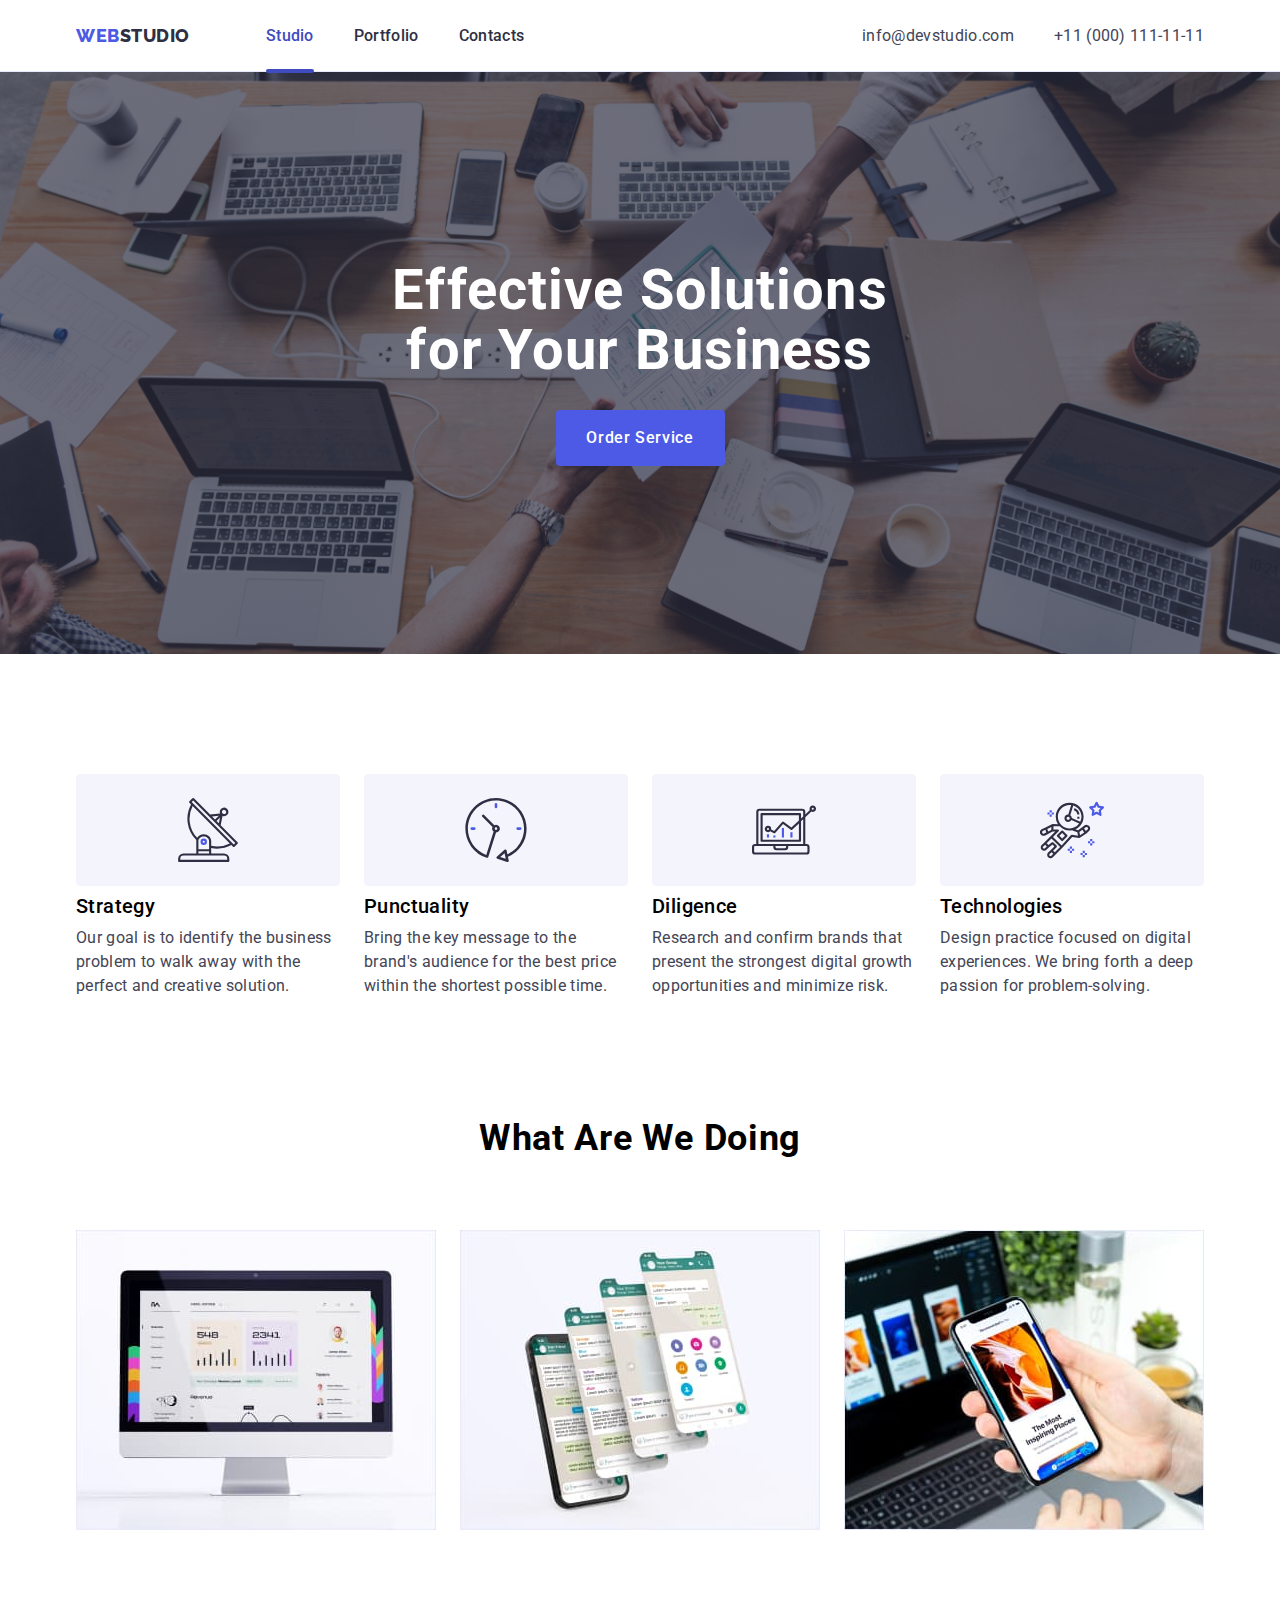
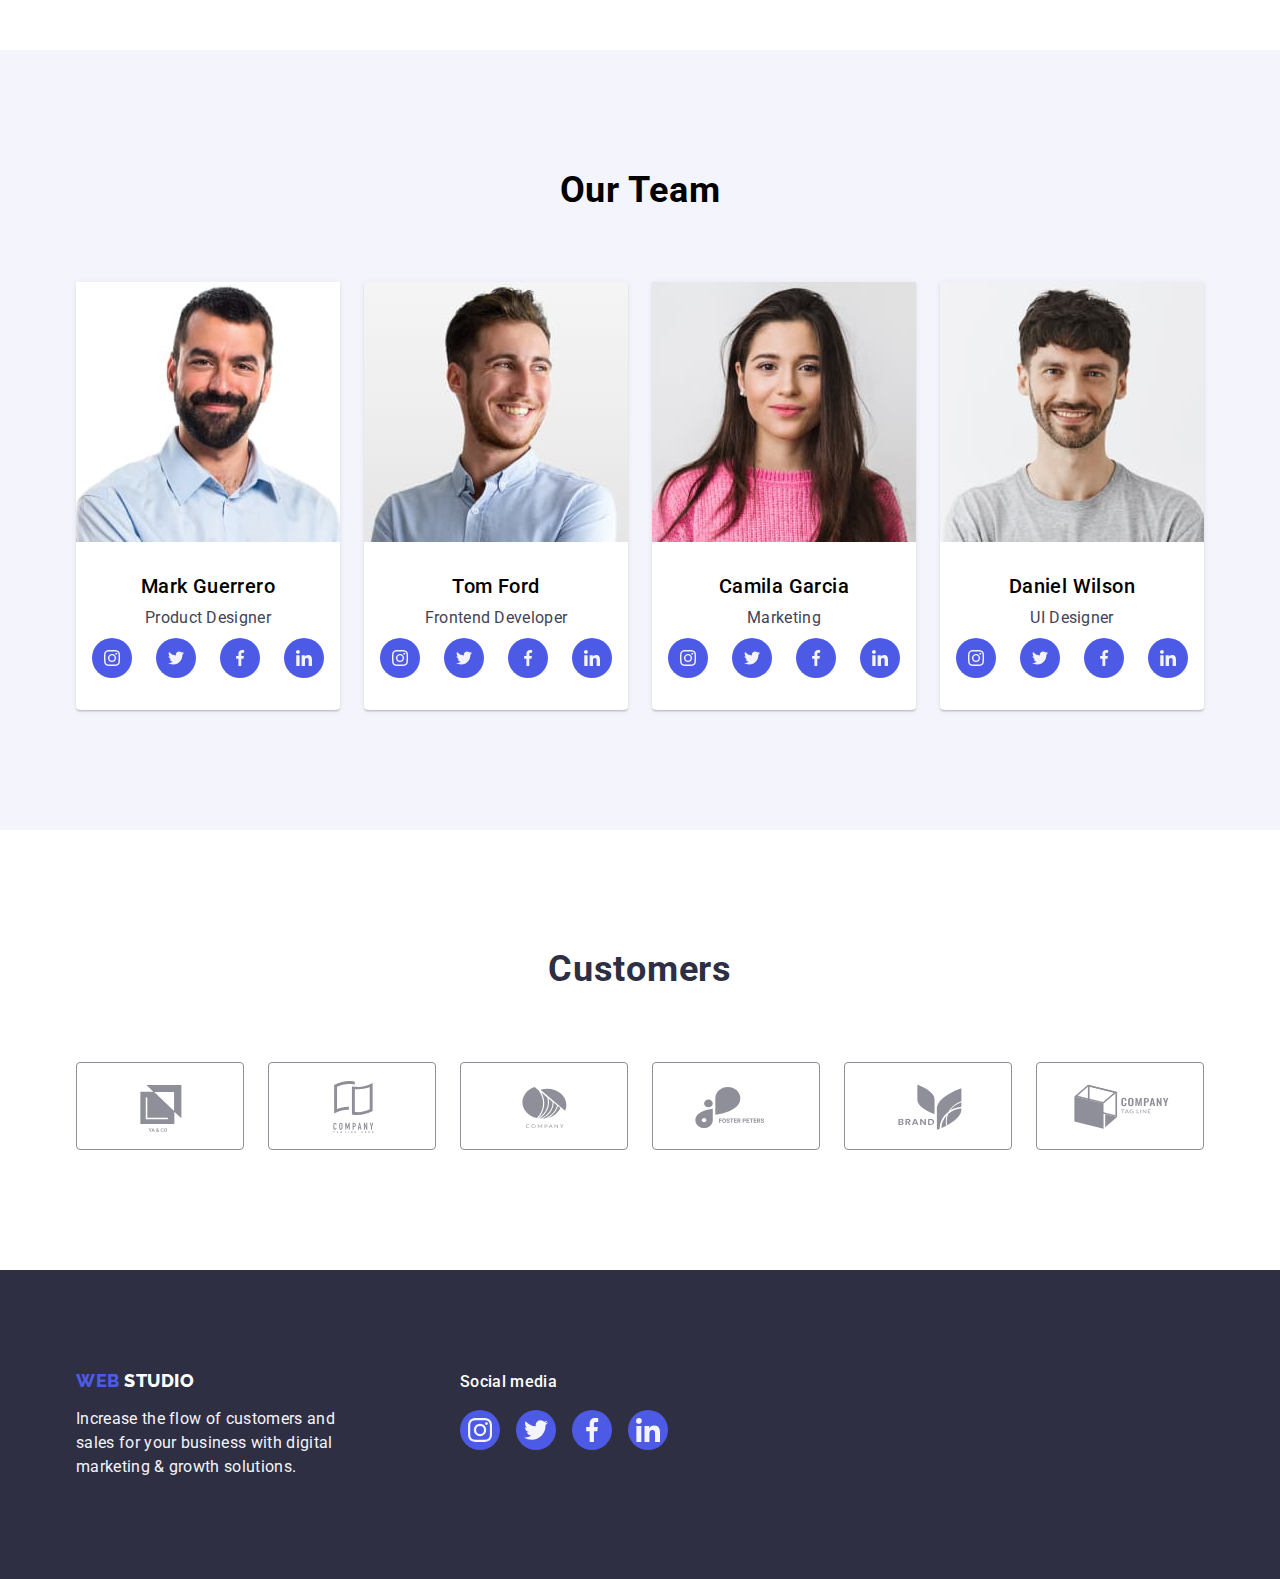
<file: index.html>
<!DOCTYPE html>
<html lang="en">
  <head>
    <meta charset="UTF-8" />
    <meta http-equiv="X-UA-Compatible" content="IE=edge" />
    <meta name="viewport" content="width=device-width, initial-scale=1.0" />
    <title>Studio</title>

    <link
      href="https://fonts.googleapis.com/css2?family=Raleway:wght@800&family=Roboto:wght@400;500;700&display=swap" 
      rel="stylesheet"
    />
    <link
      rel="stylesheet"
      href="https://cdnjs.cloudflare.com/ajax/libs/modern-normalize/1.1.0/modern-normalize.min.css"
    />
    <link rel="stylesheet" href="./css/styles.css" />
  </head>
  <body>
    <header class="page-header">
      <div class="container-header container">
        <nav class="navigation">
          <a href="./index.html" class="site-logo"><span class="logo-part">WEB</span>STUDIO</a>
          <ul class="ul-nav">
            <li class="li-nav"><a href="./index.html" class="site-nav current">Studio</a></li>
            <li class="li-nav"><a href="./portfolio.html" class="site-nav ">Portfolio</a></li>
            <li class="li-nav"><a href="" class="site-nav ">Contacts</a></li>
          </ul>
        </nav>
        <address>
          <ul class="ul-cont">
            <li>
              <a href="mailto:info@devstudio.com" class="contacts">info@devstudio.com</a>
            </li>
            <li>
              <a href="tel:+380961111111" class="contacts">+11 (000) 111-11-11</a>
            </li>
          </ul>
        </address>
      </div>
    </header>
    <main>
      <section class="hero section">
        <div class="container">
          <h1 class="hero-title">Effective Solutions <br> for Your Business</h1>
          <button type="button" class="button" data-modal-open>Order Service</button>
        </div>
      </section>
      <section class="features section">
        <div class="container">
          <h2 class="visually-hidden">Features</h2>
          <ul class="features-ul">
            <li class="feat-ul">
              <div class="feat-icons">
                <svg class="feat-icon" width="64" height="64">
                  <use href="./images/icons.svg#icon-antenna"></use>
                </svg>
              </div>
              <h3 class="features-title">Strategy</h3>
              <p class="features-text">
                Our goal is to identify the business problem to walk away with the perfect and
                creative solution.
              </p>
            </li>
            <li class="feat-ul">
              <div class="feat-icons">
                <svg class="feat-icon" width="64" height="64">
                  <use href="./images/icons.svg#icon-clock"></use>
                </svg>
              </div>
              <h3 class="features-title">Punctuality</h3>
              <p class="features-text">
                Bring the key message to the brand's audience for the best price within the shortest
                possible time.
              </p>
            </li>
            <li class="feat-ul">
              <div class="feat-icons">
                <svg class="feat-icon" width="64" height="64">
                  <use href="./images/icons.svg#icon-diagram"></use>
                </svg>
              </div>
              <h3 class="features-title">Diligence</h3>
              <p class="features-text">
                Research and confirm brands that present the strongest digital growth opportunities
                and minimize risk.
              </p>
            </li>
            <li class="feat-ul">
              <div class="feat-icons">
                <svg class="feat-icon" width="64" height="64">
                  <use href="./images/icons.svg#icon-astronaut"></use>
                </svg>
              </div>
              <h3 class="features-title">Technologies</h3>
              <p class="features-text">
                Design practice focused on digital experiences. We bring forth a deep passion for
                problem-solving.
              </p>
            </li>
          </ul>
        </div>
      </section>
      <section class="work section">
        <div class="container">
          <h2 class="work-title">What Are We Doing</h2>
          <ul class="works">
            <li class="work-ul">
              <img src="images/i1.jpg" alt="imac" width="360" height="300" />
            </li>
            <li class="work-ul">
              <img src="images/i2.jpg" alt="iphone" width="360" height="300" />
            </li>
            <li class="work-ul">
              <img src="images/i3.jpg" alt="macbook" width="360" height="300" />
            </li>
          </ul>
        </div>
      </section>
      <section class="team section">
        <div class="container">
          <h2 class="team-title">Our Team</h2>
          <ul class="team-participant">
            <li class="team-ul">
              <img src="images/t1.jpg" alt="Mark" width="264" height="260" />
              <div class="team-div">
                <h3 class="team-name">Mark Guerrero</h3>
                <p class="team-post">Product Designer</p>
                <ul class="team-soc-icons">
                  <li class="team-soc-icon">
                    <a class="team-soc-link" href="" aria-label="instagram" target="_blank" rel="noopener noreferrer">
                      <svg class="team-icon" width="16" height="16">
                        <use href="./images/icons.svg#icon-instagram"></use>
                      </svg>
                    </a>
                  </li>
                  <li class="team-soc-icon">
                    <a class="team-soc-link" href="" aria-label="twitter" target="_blank" rel="noopener noreferrer">
                      <svg class="team-icon" width="16" height="16">
                        <use href="./images/icons.svg#icon-twitter"></use>
                      </svg>
                    </a>
                  </li>
                  <li class="team-soc-icon">
                    <a class="team-soc-link" href="" aria-label="facebook" target="_blank" rel="noopener noreferrer">
                      <svg class="team-icon" width="16" height="16">
                        <use href="./images/icons.svg#icon-facebook"></use>
                      </svg>
                    </a>
                  </li>
                  <li class="team-soc-icon">
                    <a class="team-soc-link" href="" aria-label="linkedin" target="_blank" rel="noopener noreferrer">
                      <svg class="team-icon" width="16" height="16">
                        <use href="./images/icons.svg#icon-linkedin"></use>
                      </svg>
                    </a>
                  </li>
                </ul>
              </div>
            </li>
            <li class="team-ul">
              <img src="images/t2.jpg" alt="Tom" width="264" height="260" />
              <div class="team-div">
                <h3 class="team-name">Tom Ford</h3>
                <p class="team-post">Frontend Developer</p>
                <ul class="team-soc-icons">
                  <li class="team-soc-icon">
                    <a class="team-soc-link" href="" aria-label="instagram" target="_blank" rel="noopener noreferrer">
                      <svg class="team-icon" width="16" height="16">
                        <use href="./images/icons.svg#icon-instagram"></use>
                      </svg>
                    </a>
                  </li>
                  <li class="team-soc-icon">
                    <a class="team-soc-link" href="" aria-label="twitter" target="_blank" rel="noopener noreferrer">
                      <svg class="team-icon" width="16" height="16">
                        <use href="./images/icons.svg#icon-twitter"></use>
                      </svg>
                    </a>
                  </li>
                  <li class="team-soc-icon">
                    <a class="team-soc-link" href="" aria-label="facebook" target="_blank" rel="noopener noreferrer">
                      <svg class="team-icon" width="16" height="16">
                        <use href="./images/icons.svg#icon-facebook"></use>
                      </svg>
                    </a>
                  </li>
                  <li class="team-soc-icon">
                    <a class="team-soc-link" href="" aria-label="linkedin" target="_blank" rel="noopener noreferrer">
                      <svg class="team-icon" width="16" height="16">
                        <use href="./images/icons.svg#icon-linkedin"></use>
                      </svg>
                    </a>
                  </li>
                </ul>
              </div>
            </li>
            <li class="team-ul">
              <img src="images/t3.jpg" alt="Camila" width="264" height="260" />
              <div class="team-div">
                <h3 class="team-name">Camila Garcia</h3>
                <p class="team-post">Marketing</p>
                <ul class="team-soc-icons">
                  <li class="team-soc-icon">
                    <a class="team-soc-link" href="" aria-label="instagram" target="_blank" rel="noopener noreferrer">
                      <svg class="team-icon" width="16" height="16">
                        <use href="./images/icons.svg#icon-instagram"></use>
                      </svg>
                    </a>
                  </li>
                  <li class="team-soc-icon">
                    <a class="team-soc-link" href="" aria-label="twitter" target="_blank" rel="noopener noreferrer">
                      <svg class="team-icon" width="16" height="16">
                        <use href="./images/icons.svg#icon-twitter"></use>
                      </svg>
                    </a>
                  </li>
                  <li class="team-soc-icon">
                    <a class="team-soc-link" href="" aria-label="facebook" target="_blank" rel="noopener noreferrer">
                      <svg class="team-icon" width="16" height="16">
                        <use href="./images/icons.svg#icon-facebook"></use>
                      </svg>
                    </a>
                  </li>
                  <li class="team-soc-icon">
                    <a class="team-soc-link" href="" aria-label="linkedin" target="_blank" rel="noopener noreferrer">
                      <svg class="team-icon" width="16" height="16">
                        <use href="./images/icons.svg#icon-linkedin"></use>
                      </svg>
                    </a>
                  </li>
                </ul>
              </div>
            </li>
            <li class="team-ul">
              <img src="images/t4.jpg" alt="Daniel" width="264" height="260" />
              <div class="team-div">
                <h3 class="team-name">Daniel Wilson</h3>
                <p class="team-post">UI Designer</p>
                <ul class="team-soc-icons">
                  <li class="team-soc-icon">
                    <a class="team-soc-link" href="" aria-label="instagram" target="_blank" rel="noopener noreferrer">
                      <svg class="team-icon" width="16" height="16">
                        <use href="./images/icons.svg#icon-instagram"></use>
                      </svg>
                    </a>
                  </li>
                  <li class="team-soc-icon">
                    <a class="team-soc-link" href="" aria-label="twitter" target="_blank" rel="noopener noreferrer">
                      <svg class="team-icon" width="16" height="16">
                        <use href="./images/icons.svg#icon-twitter"></use>
                      </svg>
                    </a>
                  </li>
                  <li class="team-soc-icon">
                    <a class="team-soc-link" href="" aria-label="facebook" target="_blank" rel="noopener noreferrer">
                      <svg class="team-icon" width="16" height="16">
                        <use href="./images/icons.svg#icon-facebook"></use>
                      </svg>
                    </a>
                  </li>
                  <li class="team-soc-icon">
                    <a class="team-soc-link" href="" aria-label="linkedin" target="_blank" rel="noopener noreferrer">
                      <svg class="team-icon" width="16" height="16">
                        <use href="./images/icons.svg#icon-linkedin"></use>
                      </svg>
                    </a>
                  </li>
                </ul>
              </div>
            </li>
          </ul>
        </div>
      </section>
      <section class="customers section">
        <div class="container">
          <h2 class="cust-title">Customers</h2>
          <ul class="cust-logos">
            <li class="cust-ul">
              <a class="cust-link" href="" aria-label="icon1" target="_blank" rel="noopener noreferrer">
                <svg class="cust-icon" width="104" height="56">
                  <use href="./images/icons.svg#icon-Logo1"></use>
                </svg>
              </a>
            </li>
            <li class="cust-ul">
              <a class="cust-link" href="" aria-label="icon2" target="_blank" rel="noopener noreferrer">
                <svg class="cust-icon" width="104" height="56">
                  <use href="./images/icons.svg#icon-Logo2"></use>
                </svg>
              </a>
            </li>
            <li class="cust-ul">
              <a class="cust-link" href="" aria-label="icon3" target="_blank" rel="noopener noreferrer">
                <svg class="cust-icon" width="104" height="56">
                  <use href="./images/icons.svg#icon-Logo3"></use>
                </svg>
              </a>
            </li>
            <li class="cust-ul">
              <a class="cust-link" href="" aria-label="icon4" target="_blank" rel="noopener noreferrer">
                <svg class="cust-icon" width="104" height="56">
                  <use href="./images/icons.svg#icon-Logo4"></use>
                </svg>
              </a>
            </li>
            <li class="cust-ul">
              <a class="cust-link" href="" aria-label="icon5" target="_blank" rel="noopener noreferrer">
                <svg class="cust-icon" width="104" height="56">
                  <use href="./images/icons.svg#icon-Logo5"></use>
                </svg>
              </a>
            </li>
            <li class="cust-ul">
              <a class="cust-link" href="" aria-label="icon6" target="_blank" rel="noopener noreferrer">
                <svg class="cust-icon" width="104" height="56">
                  <use href="./images/icons.svg#icon-Logo6"></use>
                </svg>
              </a>
            </li>
          </ul>
        </div>
</section>
    </main>
    <footer class="footer">
      <div class="footer-div container">
        <div class="footer-div-one">
        <a href="./index.html" class="site-logo"><span class="logo-part">WEB</span>
          <span class="logo-white">STUDIO</span></a>
       <p class="footer-text">
          Increase the flow of customers and sales for your business with digital marketing & growth
          solutions.
        </p>
      </div>
      <div class="footer-div-two">
        <p class="footer-div-two-text">Social media</p>
        <ul class="footer-icons">
          <li class="footer-ul">
            <a class="footer-icon" href="" aria-label="instagram" target="_blank" rel="noopener noreferrer">
              <svg class="foot-icon" width="24" height="24">
                <use href="./images/icons.svg#icon-instagram"></use>
              </svg>
            </a>
          </li>
          <li class="footer-ul">
            <a class="footer-icon" href="" aria-label="twitter" target="_blank" rel="noopener noreferrer">
              <svg class="foot-icon" width="24" height="24">
                <use href="./images/icons.svg#icon-twitter"></use>
              </svg>
            </a>
          </li>
          <li class="footer-ul">
            <a class="footer-icon" href="" aria-label="facebook" target="_blank" rel="noopener noreferrer">
              <svg class="foot-icon" width="24" height="24">
                <use href="./images/icons.svg#icon-facebook"></use>
              </svg>
            </a>
          </li>
          <li class="footer-ul">
            <a class="footer-icon" href="" aria-label="linkedin" target="_blank" rel="noopener noreferrer">
              <svg class="foot-icon" width="24" height="24">
                <use href="./images/icons.svg#icon-linkedin"></use>
              </svg>
            </a>
          </li>
        </ul>
      </div>
      </div>
    </footer>
    <div class="backdrop is-hidden" data-modal>
      <div class="modal">
        <button type="button" class="modal-button" data-modal-close>
          <svg class="modal-btn-svg" width="8" height="8">
            <use href="./images/icons.svg#icon-cross"></use>
          </svg>
        </button>
      </div>
    </div>
    <script src="./js/modal.js"></script>
  </body>
</html>
</file>
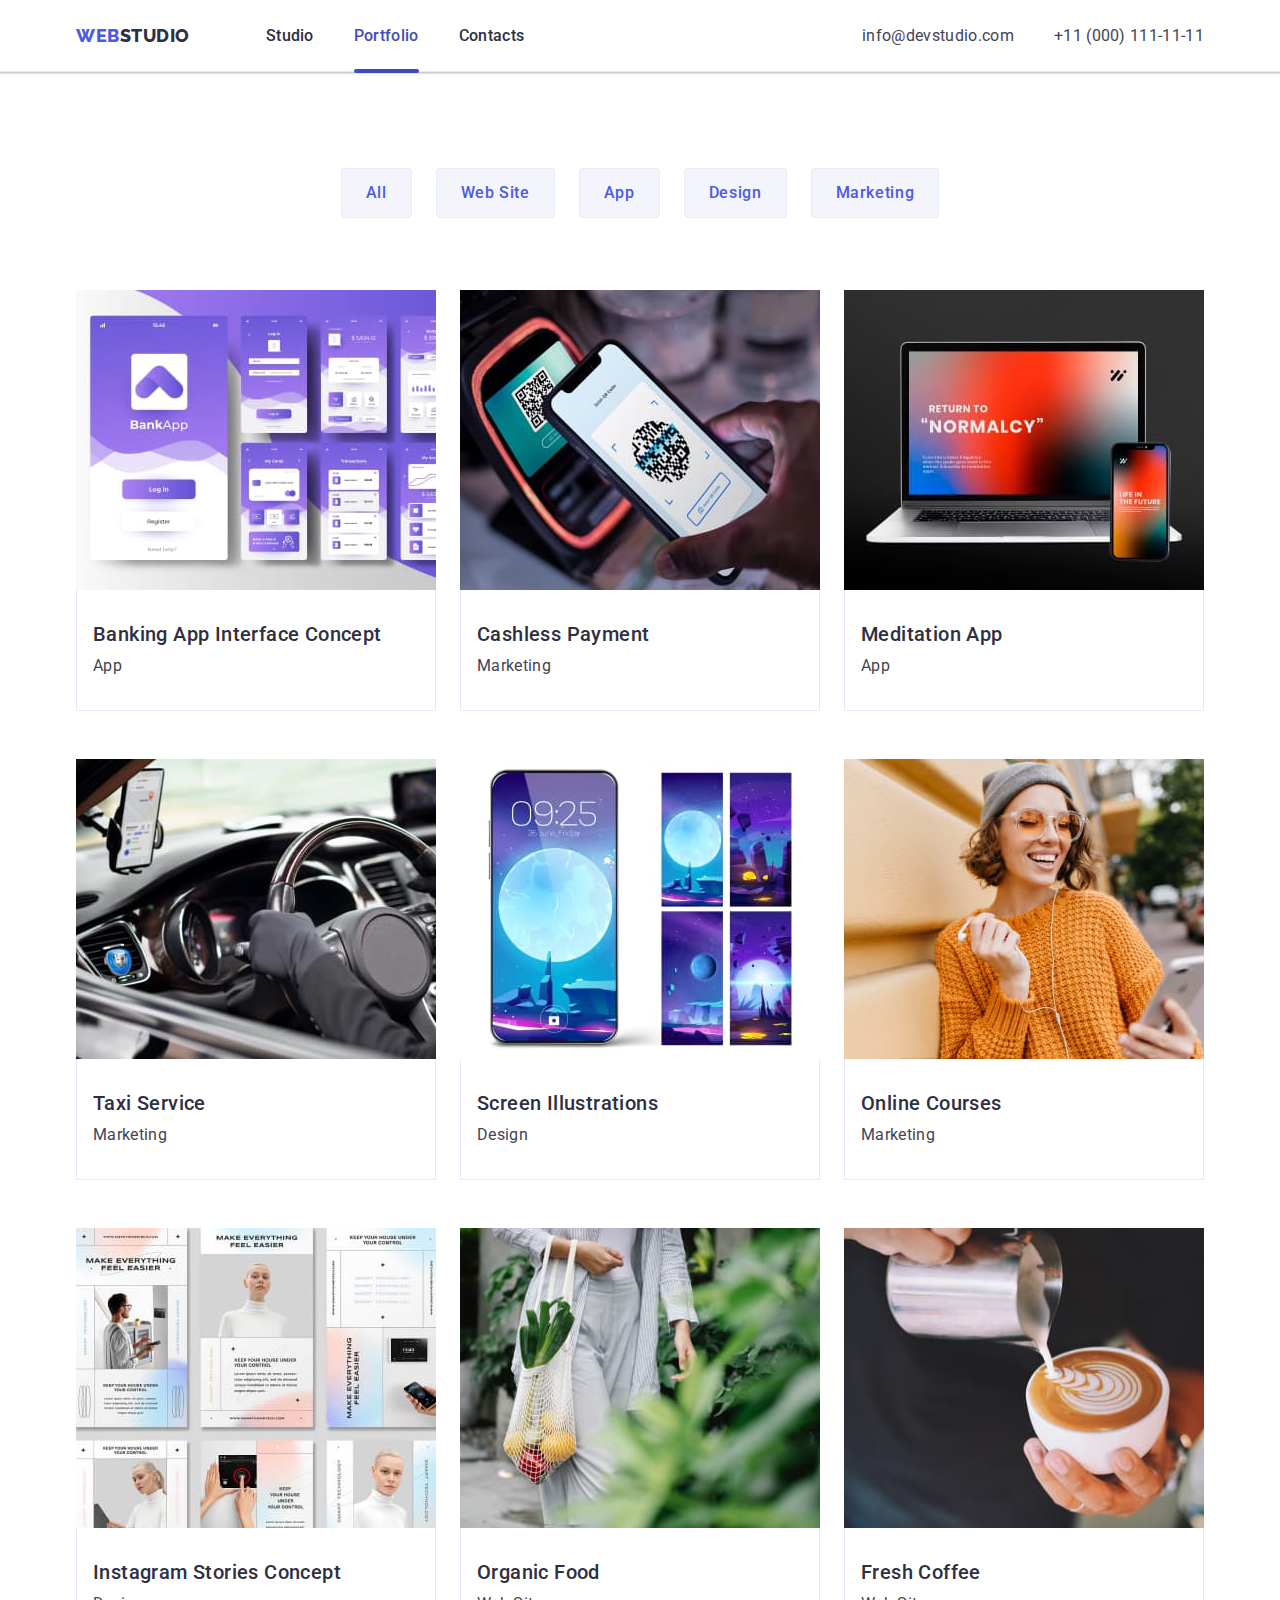
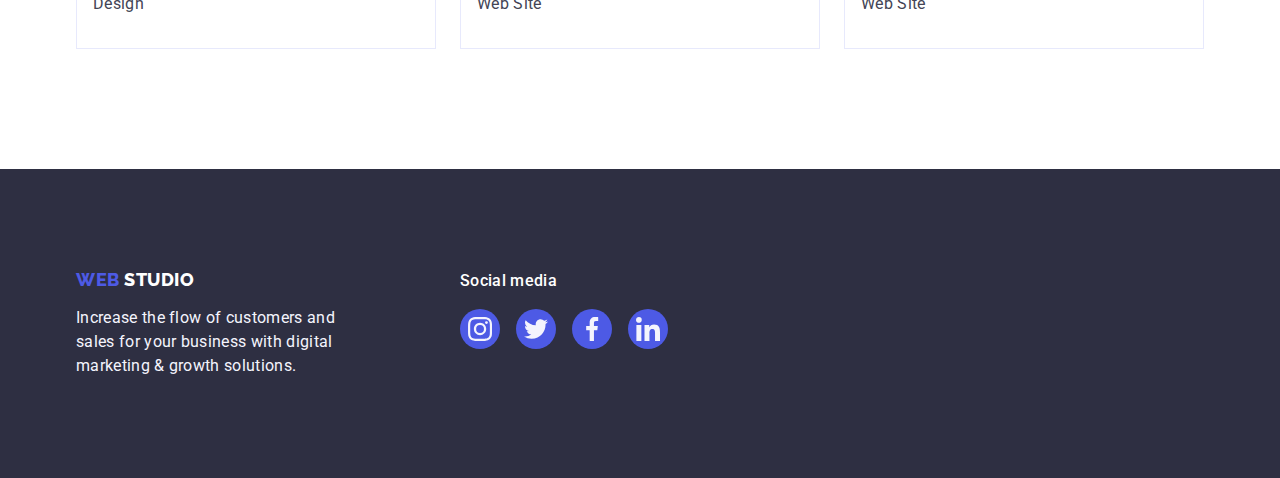
<file: portfolio.html>
<!DOCTYPE html>
<html lang="en">
  <head>
    <meta charset="UTF-8" />
    <meta http-equiv="X-UA-Compatible" content="IE=edge" />
    <meta name="viewport" content="width=device-width, initial-scale=1.0" />
    <title>Portfolio</title>

    <link
    href="https://fonts.googleapis.com/css2?family=Raleway:wght@800&family=Roboto:wght@400;500;700&display=swap" 
    rel="stylesheet"
    />
    <link
      rel="stylesheet"
      href="https://cdnjs.cloudflare.com/ajax/libs/modern-normalize/1.1.0/modern-normalize.min.css"
    />
    <link rel="stylesheet" href="./css/styles.css" />
  </head>
  <body>
    <header class="page-header">
      <div class="container-header container">
        <nav class="navigation">
          <a href="./index.html" class="site-logo"><span class="logo-part">WEB</span>STUDIO</a>
          <ul class="ul-nav">
            <li class="li-nav"><a href="./index.html" class="site-nav ">Studio</a></li>
            <li class="li-nav"><a href="./portfolio.html" class="site-nav current">Portfolio</a></li>
            <li class="li-nav"><a href="" class="site-nav ">Contacts</a></li>
          </ul>
        </nav>
        <address>
        <ul class="ul-cont">
          <li>
            <a href="mailto:info@devstudio.com" class="contacts">info@devstudio.com</a>
          </li>
          <li>
            <a href="tel:+380961111111" class="contacts">+11 (000) 111-11-11</a>
          </li>
        </ul>
      </address>
      </div>
    </header>
    <main>
      <section class="examp">
      <div class="example-buttons container">
        <h1 class="visually-hidden">Buttons</h1>  
        <ul class="portfolio-buttons">
              <li class="item"><button type="button" class="example-button">All</button></li>
              <li class="item"><button type="button" class="example-button">Web Site</button></li>
              <li class="item"><button type="button" class="example-button">App</button></li>
              <li class="item"><button type="button" class="example-button">Design</button></li>
              <li class="item"><button type="button" class="example-button">Marketing</button></li>
          </ul>
          <ul class="portfolio-example">
              <li class="item">
                <a class="port-item" href="">
                  <div class="port-div-one">
                    <img src="./images/p1.jpg" alt="Phone App" width="360" height="300" />
                  <p class="port-cover">14 Stylish and User-Friendly App Design Concepts · Task Manager App · Calorie Tracker App · Exotic Fruit Ecommerce App · Cloud Storage App</p>
                </div>
                  <div class="box-example">
                    <h2 class="example-title">Banking App Interface Concept</h2>
                  <p class="example-text">App</p>
                  </div></a>
                </li>
              <li class="item">
              <a class="port-item" href="">
                  <div class="port-div-one">
                  <img src="./images/p2.jpg" alt="CashlessPayment" width="360" height="300" />
                  <p class="port-cover">14 Stylish and User-Friendly App Design Concepts · Task Manager App · Calorie Tracker App · Exotic Fruit Ecommerce App · Cloud Storage App</p>
                </div>
                  <div class="box-example">
                  <h2 class="example-title">Cashless Payment</h2>
                  <p class="example-text">Marketing</p>
                </div>
              </a>
                </li>
              <li class="item">
                <a class="port-item" href="">
                  <div class="port-div-one">
                  <img src="./images/p3.jpg" alt="MacBook and Iphone" width="360" height="300" />
                  <p class="port-cover">14 Stylish and User-Friendly App Design Concepts · Task Manager App · Calorie Tracker App · Exotic Fruit Ecommerce App · Cloud Storage App</p>
                </div>
                  <div class="box-example">
                  <h2 class="example-title">Meditation App</h2>
                  <p class="example-text">App</p>
                </div>
              </a>
              </li>
              <li class="item">
                <a class="port-item" href="">
                  <div class="port-div-one">
                    <img src="./images/p4.jpg" alt="Taxi" width="360" height="300" />
                    <p class="port-cover">14 Stylish and User-Friendly App Design Concepts · Task Manager App · Calorie Tracker App · Exotic Fruit Ecommerce App · Cloud Storage App</p>
                </div>
                  <div class="box-example">
                  <h2 class="example-title">Taxi Service</h2>
                  <p class="example-text">Marketing</p>
                </div>
              </a>
              </li>
              <li class="item">
                <a class="port-item" href="">
                  <div class="port-div-one">
                  <img src="./images/p5.jpg" alt="Phone Screen Illustrations" width="360" height="300" />
                  <p class="port-cover">14 Stylish and User-Friendly App Design Concepts · Task Manager App · Calorie Tracker App · Exotic Fruit Ecommerce App · Cloud Storage App</p>
                </div>
                  <div class="box-example">
                  <h2 class="example-title">Screen Illustrations</h2>
                  <p class="example-text">Design</p>
                </div></a>
              </li>
              <li class="item">
                <a class="port-item" href="">
                  <div class="port-div-one">
                  <img src="./images/p6.jpg" alt="Girl in orange" width="360" height="300" />
                  <p class="port-cover">14 Stylish and User-Friendly App Design Concepts · Task Manager App · Calorie Tracker App · Exotic Fruit Ecommerce App · Cloud Storage App</p>
                </div>
                  <div class="box-example">
                  <h2 class="example-title">Online Courses</h2>
                  <p class="example-text">Marketing</p>
                </div>
              </a>
              </li>
              <li class="item">
                <a class="port-item" href="">
                  <div class="port-div-one">
                  <img src="./images/p7.jpg" alt="Instagram Stories Concept" width="360" height="300" />
                  <p class="port-cover">14 Stylish and User-Friendly App Design Concepts · Task Manager App · Calorie Tracker App · Exotic Fruit Ecommerce App · Cloud Storage App</p>
                </div>
                  <div class="box-example">
                  <h2 class="example-title">Instagram Stories Concept</h2>
                  <p class="example-text">Design</p>
                </div></a>
              </li>
              <li class="item">
                <a class="port-item" href="">
                  <div class="port-div-one">
                  <img src="./images/p8.jpg" alt="Food" width="360" height="300" />
                  <p class="port-cover">14 Stylish and User-Friendly App Design Concepts · Task Manager App · Calorie Tracker App · Exotic Fruit Ecommerce App · Cloud Storage App</p>
                </div>
                  <div class="box-example">
                  <h2 class="example-title">Organic Food</h2>
                  <p class="example-text">Web Site</p>
                </div>
              </a>
              </li>
              <li class="item">
                <a class="port-item" href="">
                  <div class="port-div-one">
                  <img src="./images/p9.jpg" alt="Coffee" width="360" height="300" />
                  <p class="port-cover">14 Stylish and User-Friendly App Design Concepts · Task Manager App · Calorie Tracker App · Exotic Fruit Ecommerce App · Cloud Storage App</p>
                </div>
                  <div class="box-example">
                  <h2 class="example-title">Fresh Coffee</h2>
                  <p class="example-text">Web Site</p>
                </div>
              </a>
              </li>
            </ul>
          </div>
      </section>
    </main>
    <footer class="footer">
      <div class="footer-div container">
        <div class="footer-div-one">
        <a href="./index.html" class="site-logo"><span class="logo-part">WEB</span>
          <span class="logo-white">STUDIO</span></a>
       <p class="footer-text">
          Increase the flow of customers and sales for your business with digital marketing & growth
          solutions.
        </p>
      </div>
      <div class="footer-div-two">
        <p class="footer-div-two-text">Social media</p>
        <ul class="footer-icons">
          <li class="footer-ul">
            <a class="footer-icon" href="" aria-label="instagram" target="_blank" rel="noopener noreferrer">
              <svg class="foot-icon" width="24" height="24">
                <use href="./images/icons.svg#icon-instagram"></use>
              </svg>
            </a>
          </li>
          <li class="footer-ul">
            <a class="footer-icon" href="" aria-label="twitter" target="_blank" rel="noopener noreferrer">
              <svg class="foot-icon" width="24" height="24">
                <use href="./images/icons.svg#icon-twitter"></use>
              </svg>
            </a>
          </li>
          <li class="footer-ul">
            <a class="footer-icon" href="" aria-label="facebook" target="_blank" rel="noopener noreferrer">
              <svg class="foot-icon" width="24" height="24">
                <use href="./images/icons.svg#icon-facebook"></use>
              </svg>
            </a>
          </li>
          <li class="footer-ul">
            <a class="footer-icon" href="" aria-label="linkedin" target="_blank" rel="noopener noreferrer">
              <svg class="foot-icon" width="24" height="24">
                <use href="./images/icons.svg#icon-linkedin"></use>
              </svg>
            </a>
          </li>
        </ul>

      </div>
      </div>
    </footer>
  </body>
</html>
</file>
<file: css/styles.css>
:root {
  --text: #434455;
  --primary-brand: #4D5AE5;
  --pressed-state: #404BBF;
  --white: #ffffff;
  --light: #F4F4FD;
  --dark: #2E2F42;
  --border-color: #E7E9FC;
  --success: #31D0AA;
}
html {
  box-sizing: border-box;
}
*,
*::after,
*::before {
  box-sizing: inherit;
}
img {
  display: block;
  max-width: 100%;
}
body {
  color: var(--title-text-color);
  font-family: Roboto;
}
ul {
  list-style: none;
  padding: 0;
  margin: 0;
}
h3 {
  margin: 0;
}
h2 {
  margin: 0;
}
p {
  margin: 0;
}
input {
  font-family: inherit;
}
header {
  background-color: var(--white);
  display: flex;
  border-bottom: 1px solid var(--border-color);
  height: 72px;
  max-width: 1440px;
  margin-right: auto;
  margin-left: auto;
}
.page-header{
  border-bottom: 1px solid #e7e9fc;
  box-shadow: 0px 2px 1px rgba(46, 47, 66, 0.08), 
  0px 1px 1px rgba(46, 47, 66, 0.16), 0px 1px 6px rgba(46, 47, 66, 0.08);
}
.section {
  padding-top: 94px;
  padding-bottom: 94px;
}
.container-header {
  margin-left: auto;
  margin-right: auto;
  width: 1200px;
  padding-left: 15px;
  padding-right: 15px;
  padding-top: 24px;
  padding-bottom: 25px;
  display: flex;
  align-items: center;
  justify-content: space-between;
}
.navigation {
  display: flex;
  align-items: center;
}
.site-logo {
  color: var(--dark);
  font-family: Raleway;
  font-weight: 800;
  font-size: 18px;
  line-height: 21px;
  letter-spacing: 0.03em;
  text-decoration: none;
  margin-right: 76px;
}
.logo-part {
  color: var(--primary-brand);
}
.site-nav {
  color: var(--dark);
  font-family: Roboto;
  font-weight: 500;
  font-size: 16px;
  line-height: 24px;
  letter-spacing: 0.02em;
  text-decoration: none;
  transition: color 250ms cubic-bezier(0.4, 0, 0.2, 1);
  padding: 24px 0;
  display: block;
}
.site-nav:hover,
.site-nav:focus {
  color: var(--pressed-state);
}
.ul-nav {
  display: flex;
  margin: 0;
  padding: 0;
  margin-left: 0;
  gap: 40px;
}
.ul-cont {
  display: flex;
  margin: 0;
  padding: 0;
  margin-left: auto;
  gap: 40px;
}
.current {
  color: #404bbf;
  position: relative;
}
.current::after {
  content: '';
  position: absolute;
  left: 0;
  bottom: -1px;
  height: 4px;
  background-color: #404BBF;
  border-radius: 2px;
  width: 100%;
}
.contacts {
  color: var(--text);
  font-weight: 400;
  font-size: 16px;
  line-height: 24px;
  letter-spacing: 0.02em;
  text-decoration: none;
  transition: color 250ms cubic-bezier(0.4, 0, 0.2, 1);
}
.contacts:hover,
.contacts:focus {
  color: var(--pressed-state);
}
address {
  display: flex;
  font-style: normal;
}
main {
  text-align: center;
  
}
.hero {
  background-color: var(--dark);
  background-image: linear-gradient(rgba(46, 47, 66, 0.7), rgba(46, 47, 66, 0.7)), url(../images/bg-img.jpg);
  background-repeat: no-repeat;
  background-position: center;
  background-size: cover;
  text-align: center;
  padding: 188px 0;
  max-width: 1440px;
  margin-left: auto;
  margin-right: auto;
 
}
.container {
  width: 1158px;
  padding: 0 15px;
  margin-left: auto;
  margin-right: auto;
}
.hero-title {
  color: var(--white);
  font-weight: 700;
  font-size: 56px;
  line-height: 60px;
  letter-spacing: 0.02em;
  margin: 0 auto 30px;
  max-width: 496px;

}
.button {
  background-color: var(--primary-brand);
  cursor: pointer;
  color: var(--white);
  font-weight: 500;
  font-size: 16px;
  line-height: 24px;
  letter-spacing: 0.04em;
  border: 0;
  border-radius: 4px;
  padding: 10px 24px;
  text-align: center;
  display: block;
  min-width: 169px;
  height: 56px;
  margin: 0 auto;
  transition: background-color 250ms cubic-bezier(0.4, 0, 0.2, 1);
}
.button:hover,
.button:focus {
  background-color: var(--pressed-state);
}

.features {
  padding: 120px 0
}
.visually-hidden {
  position: absolute;
  width: 1px;
  height: 1px;
  margin: -1px;
  border: 0;
  padding: 0;
  white-space: nowrap;
  clip-path: inset(100%);
  clip: rect(0 0 0 0);
  overflow: hidden;
}
.features-title {
  color: var(--title-text-color);
  font-weight: 500;
  font-size: 20px;
  line-height: 24px;
  letter-spacing: 0.02em;
  text-align: left;
  margin-bottom: 8px;
}
.features-ul {
  display: flex;
  padding: 0;
  margin: 0;
  gap: 24px;
}
.features .feat-ul {
width: calc((100% - 72px) / 4);
}

  
.features-text {
  color: var(--text);
  font-weight: 400;
  font-size: 16px;
  line-height: 24px;
  letter-spacing: 0.02em;
  text-align: left;
}
.feat-icons {
  display: flex;
  align-items: center;
  justify-content: center;
  height: 112px;
  background-color: #f4f4fd;
  border-radius: 4px;
  margin-bottom: 8px;
}
.work {
  margin: 0;
  padding-top: 0;
  padding-bottom: 120px;
}
.work-title {
  font-weight: 700;
  font-size: 36px;
  line-height: 40px;
  text-align: center;
  letter-spacing: 0.02em;
  margin-bottom: 72px;
  margin-top: 0;
}
.works {
  display: flex;
  padding: 0;
  margin: 0;
  gap: 24px;
}
.works .work-ul {
  width: calc((100% - 48px) / 3);
}
.team {
  background-color: var(--light);
  padding: 120px 0; 
}
.team-title {
  font-weight: 700;
  font-size: 36px;
  line-height: 40px;
  text-align: center;
  letter-spacing: 0.02em;
  margin-top: 0;
  margin-bottom: 72px;
  
}
.team-participant {
  margin: auto;
  display: flex;
  padding: 0;
  gap: 24px;
}

.team-div {
  padding: 32px 0;
}
.team-ul {
  border-bottom-left-radius: 4px;
  border-bottom-right-radius: 4px;
  background-color: var(--white);
  width: calc((100% - 72px) / 4);
  box-shadow: 0px 1px 6px rgba(46, 47, 66, 0.08), 
  0px 1px 1px rgba(46, 47, 66, 0.16), 
  0px 2px 1px rgba(46, 47, 66, 0.08);
  }
.team-name {
  font-weight: 500;
  font-size: 20px;
  line-height: 24px;
  letter-spacing: 0.02em;
  margin-bottom: 8px;
}
.team-post {
  color: var(--text);
  font-size: 16px;
  line-height: 24px;
  letter-spacing: 0.02em;
  margin: 0;
  margin-bottom: 8px;
}
.team-soc-icons {
  display: flex;
  justify-content: center;
  gap: 24px;
}
.team-soc-icon {
  height: 40px;
  width: 40px;
}
.team-soc-link {
  width: 100%;
  height: 100%;
  background-color:#4d5ae5;
  border-radius: 50%;
  display: flex;
  align-items: center;
  justify-content: center;
  transition: background-color 250ms cubic-bezier(0.4, 0, 0.2, 1);
}
.team-soc-link:hover,
.team-soc-link:focus {
  background-color: #404bbf;
}
.team-icon {
  fill: #f4f4fd;
}
.customers {
  padding: 120px 0;
}
.cust-title {
  font-weight: 700;
  font-size: 36px;
  line-height: 1.11;
  text-align: center;
  letter-spacing: 0.02em;
  margin-top: 0;
  margin-bottom: 72px;
  color: #2e2f42;
}
.cust-logos {
  display: flex;
  gap: 24px;
}
.cust-ul {
  width: calc((100% - 120px) / 6);
  height: 88px;
}
.cust-link {
  width: 100%;
  height: 100%;
  display: flex;
  align-items: center;
  justify-content: center;
  border: 1px solid #8e8f99;
  border-radius: 4px;
  color: #8e8f99;
  transition: border-color 250ms cubic-bezier(0.4, 0, 0.2, 1), color 250ms cubic-bezier(0.4, 0, 0.2, 1);
} 
.cust-icon {
  fill: currentColor;
}
.cust-link:hover,
.cust-link:focus {
  border-color: #404bbf;
  color: #404BBF;
}
footer {
  background-color: var(--dark);
  align-items: flex-start;
  padding: 100px 0;
}
footer .site-logo {
  margin-bottom: 16px;
  display: inline-block;
  margin-right: 0;
}
.logo-white {
  color: var(--white);
}
.container-address {
  margin-top: 28px;
}
.footer-text {
  max-width: 264px;
  color: var(--light);
  font-size: 16px;
  line-height: 24px;
  letter-spacing: 0.02em;
}
.footer-item {
  margin-top: 12px;
  font-style: normal;
}
.footer-div {
  display: flex;
  align-items: baseline;
}
.footer-div-one {
  margin-right: 120px;
}
.footer-div-two-text {
  font-weight: 500;
  font-size: 16px;
  line-height: 1.5;
  letter-spacing: 0.02em;
  color: #ffffff;
  margin-bottom: 16px;
}
.footer-icons {
  display: flex;
  gap: 16px;
}
.footer-ul {
  width: 40px;
  height: 40px;
}
.footer-icon {
  width: 100%;
  height: 100%;
  background-color: #4d5ae5;
  border-radius: 50%;
  display: flex;
  align-items: center;
  justify-content: center;
  transition: background-color 250ms cubic-bezier(0.4, 0, 0.2, 1);
}
.footer-icon:hover,
.footer-icon:focus {
  background-color: #31d0aa;
}
.foot-icon {
  fill: #f4f4fd;
}

.backdrop {
  position: fixed;
  height: 100%;
  width: 100%;
  top: 0;
  left: 0;
  background-color: rgba(46, 47, 66, 0.4);
  transition: opacity 250ms cubic-bezier(0.4, 0, 0.2, 1), visibility 250ms cubic-bezier(0.4, 0, 0.2, 1);
}
.modal {
  position: absolute;
  top: 50%;
  left: 50%;
  transform: translate(-50%, -50%) scale(1);
  width: 408px;
  min-height: 584px;
  background: #fcfcfc;
  box-shadow: 0px 1px 1px rgba(0, 0, 0, 0.14), 0px 1px 3px rgba(0, 0, 0, 0.12), 0px 2px 1px rgba(0, 0, 0, 0.2);
  border-radius: 4px;
  transition: transform 250ms cubic-bezier(0.4, 0, 0.2, 1);
}
.backdrop.is-hidden .modal {
  transform: translate(-50%, -50%) scale(0);
}
.modal-button {
  position: absolute;
  top: 24px;
  right: 24px;
  width: 24px;
  height: 24px;
  border-radius: 50%;
  display: flex;
  align-items: center;
  justify-content: center;
  background-color: #e7e9fc;
  border: 1px solid rgba(0, 0, 0, 0.1);
  padding: 0;
  cursor: pointer;
  transition: background-color 250ms cubic-bezier(0.4, 0, 0.2, 1), border 250ms cubic-bezier(0.4, 0, 0.2, 1);
}
.modal-button:hover,
.modal-button:focus {
  background-color: #404bbf;
  border: none;
}
.modal-btn-svg {
  transition: fill 250ms cubic-bezier(0.4, 0, 0.2, 1);
}
.modal-button:hover,
.modal-button:focus .modal-btn-svg {
fill: #ffffff;
}
.is-hidden {
  opacity: 0;
  visibility: hidden;
  pointer-events: none;
}





/* portfolio */







.examp {
padding-top: 96px;
  padding-bottom: 120px;
}
.example-button {
  font-weight: 500;
  font-size: 16px;
  line-height: 24px;
  letter-spacing: 0.04em;
  border: 0;
  cursor: pointer;
}
.portfolio-buttons .item button {
  background-color: var(--light);
  transition: color 250ms cubic-bezier(0.4, 0, 0.2, 1), background-color 250ms cubic-bezier(0.4, 0, 0.2, 1), border-color 250ms cubic-bezier(0.4, 0, 0.2, 1), box-shadow 250ms cubic-bezier(0.4, 0, 0.2, 1);;
}
.portfolio-buttons .item button:hover,
.portfolio-buttons .item button:focus {
  background-color: var(--pressed-state);
  color: var(--white);
  border-radius: 4px;
  border: 1px solid transparent;
  box-shadow: 0px 3px 1px rgba(0, 0, 0, 0.1), 0px 2px 1px rgba(0, 0, 0, 0.08), 0px 2px 2px rgba(0, 0, 0, 0.12);
}
.portfolio-buttons .item button {
  padding: 12px 24px;
  color: var(--primary-brand);
  background-color: var(--light);
  border: 0;
  border-radius: 4px;
  border: 1px solid var(--border-color);
}
.example-title {
  color: var(--dark);
  font-weight: 500;
  font-size: 20px;
  line-height: 24px;
  letter-spacing: 0.02em;
  margin-bottom: 8px;
}
.port-item {
  transition: box-shadow 250ms cubic-bezier(0.4, 0, 0.2, 1);

}
.port-item:hover,
.port-item:focus {
  box-shadow: 0px 1px 6px rgba(46, 47, 66, 0.08), 0px 1px 1px rgba(46, 47, 66, 0.16), 0px 2px 1px rgba(46, 47, 66, 0.08);
  
}

.port-cover {
  position: absolute;
  top: 0;
  font-size: 16px;
  line-height: 1.5;
  letter-spacing: 0.02em;
  color: #f4f4fd;
  padding: 40px 32px;
  background-color: #4d5ae5;
  height: 100%;
  width: 100%;
  transform: translateY(100%);
  transition: transform 250ms cubic-bezier(0.4, 0, 0.2, 1);

}
.port-item:hover .port-cover,
.port-item:focus .port-cover {
  transform: translateY(0%);
}
.example-text {
  color: var(--text);
  font-weight: 400;
  font-size: 16px;
  line-height: 24px;
  letter-spacing: 0.02em;
}
.box-example {
  border: 1px solid var(--border-color);
  border-top: 0;
  width: 100%;
  display: flex;
  flex-wrap: wrap;
  padding: 32px 16px;
}
.box-example p, .box-example h2  {
width: 100%;
font-family: Roboto;
}

.port-div-one {
  width: 100%;
  position: relative;
  overflow: hidden;
  
}
.portfolio-buttons {
  display: flex;
  justify-content: center;
  gap: 24px;
  margin-bottom: 72px
}
.portfolio-example {
  display: flex;
  flex-wrap: wrap;
  justify-content: center;
  column-gap: 24px;
  row-gap: 48px;
}
.portfolio-example .item {
  display: flex;
  flex-wrap: wrap;
text-align: left;
width: calc((100% - 48px) / 3);
}
.portfolio-example .item a{
  text-decoration: none;
}
</file>
